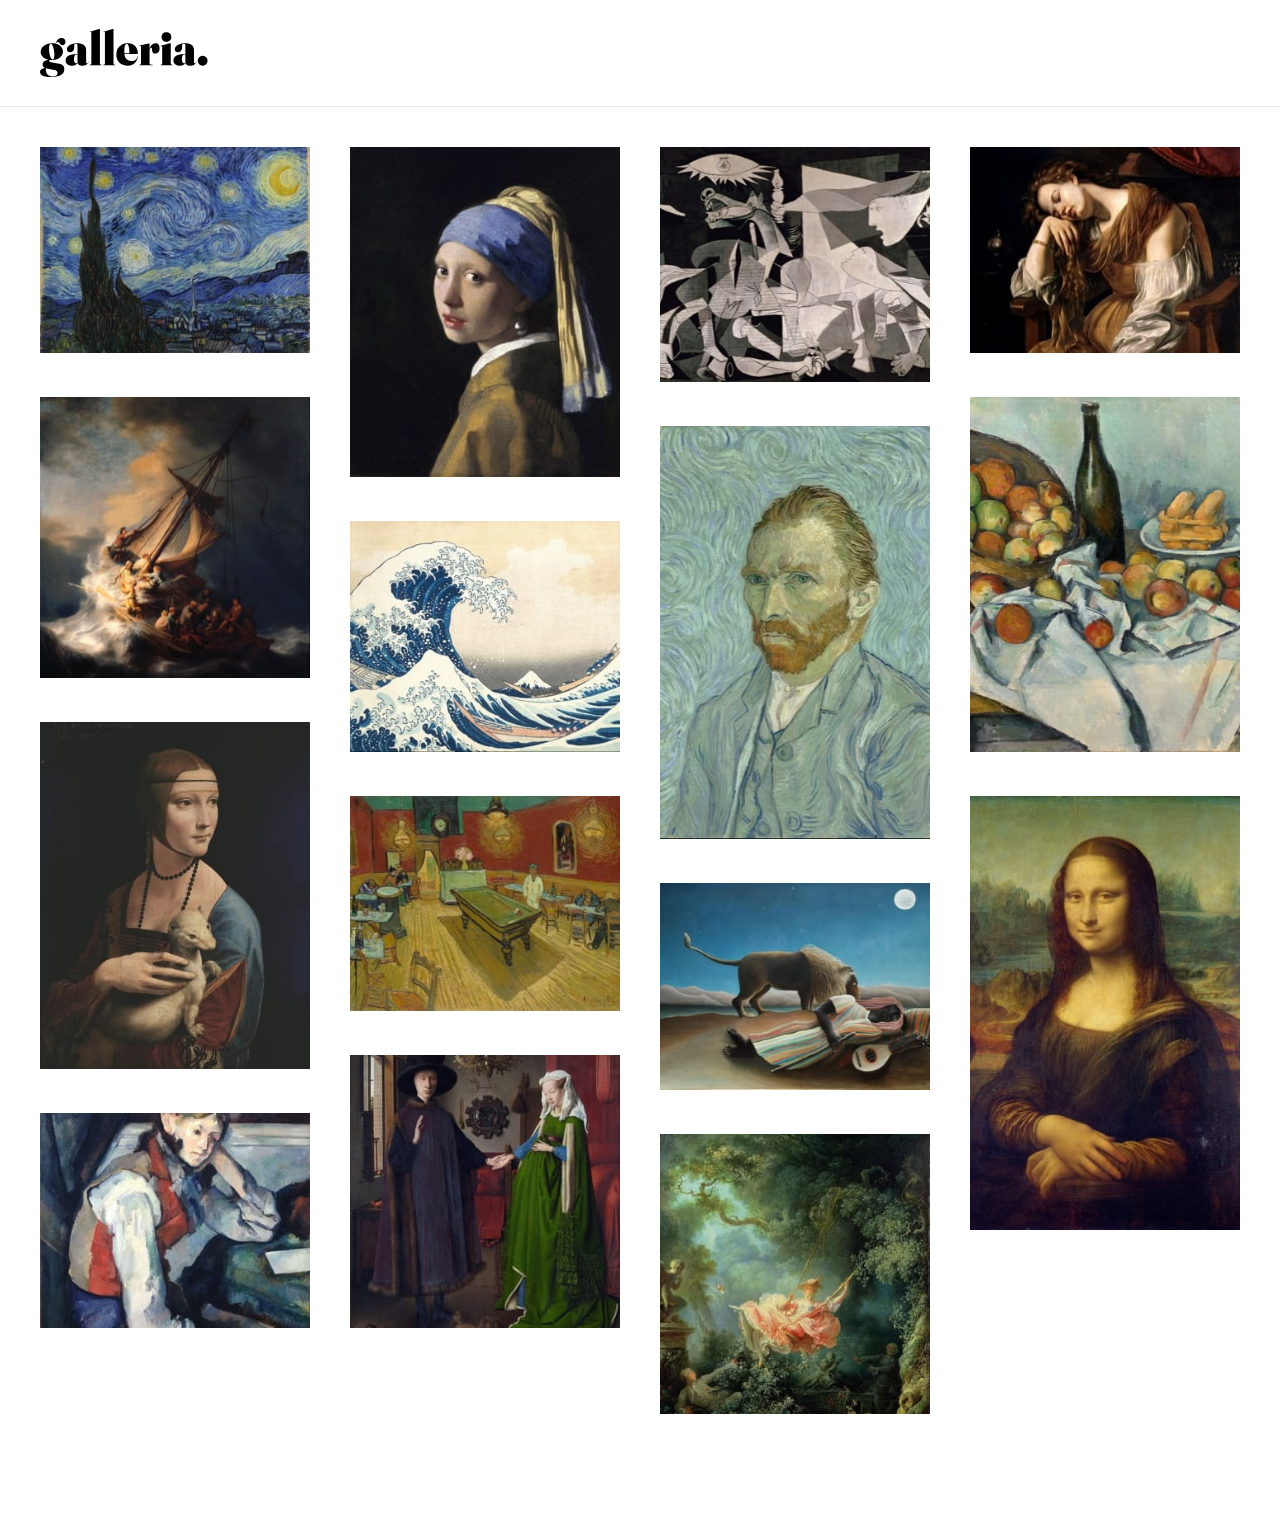
<file: index.html>
<!DOCTYPE html>
<html lang="en">

<head>
    <meta charset="UTF-8">
    <meta http-equiv="X-UA-Compatible" content="IE=edge">
    <meta name="viewport" content="width=device-width, initial-scale=1.0">
    <script src="js/app.js"></script>
    <link rel="stylesheet" type="text/css" href="style/style.css">
    <link rel="preconnect" href="https://fonts.googleapis.com">
    <link rel="preconnect" href="https://fonts.gstatic.com" crossorigin>
    <link href="https://fonts.googleapis.com/css2?family=Libre+Baskerville:wght@400;700&display=swap" rel="stylesheet">
    <title>Frontend Mentor | Galleria slideshow site</title>
</head>

<body>
    <div class="content">
        <header>
            <img src="assets/logo.svg" alt="Galleria">
            <!-- <div id="startstop">Start Slideshow</div>-->
        </header>
        <main>

            <div class="row">
                <div class="column col1"></div>
                <div class="column col2"></div>
                <div class="column col3"></div>
                <div class="column col4"></div>
            </div>

        </main>
    </div>
    <div class="footer">

    </div>

</body>

</html>
</file>
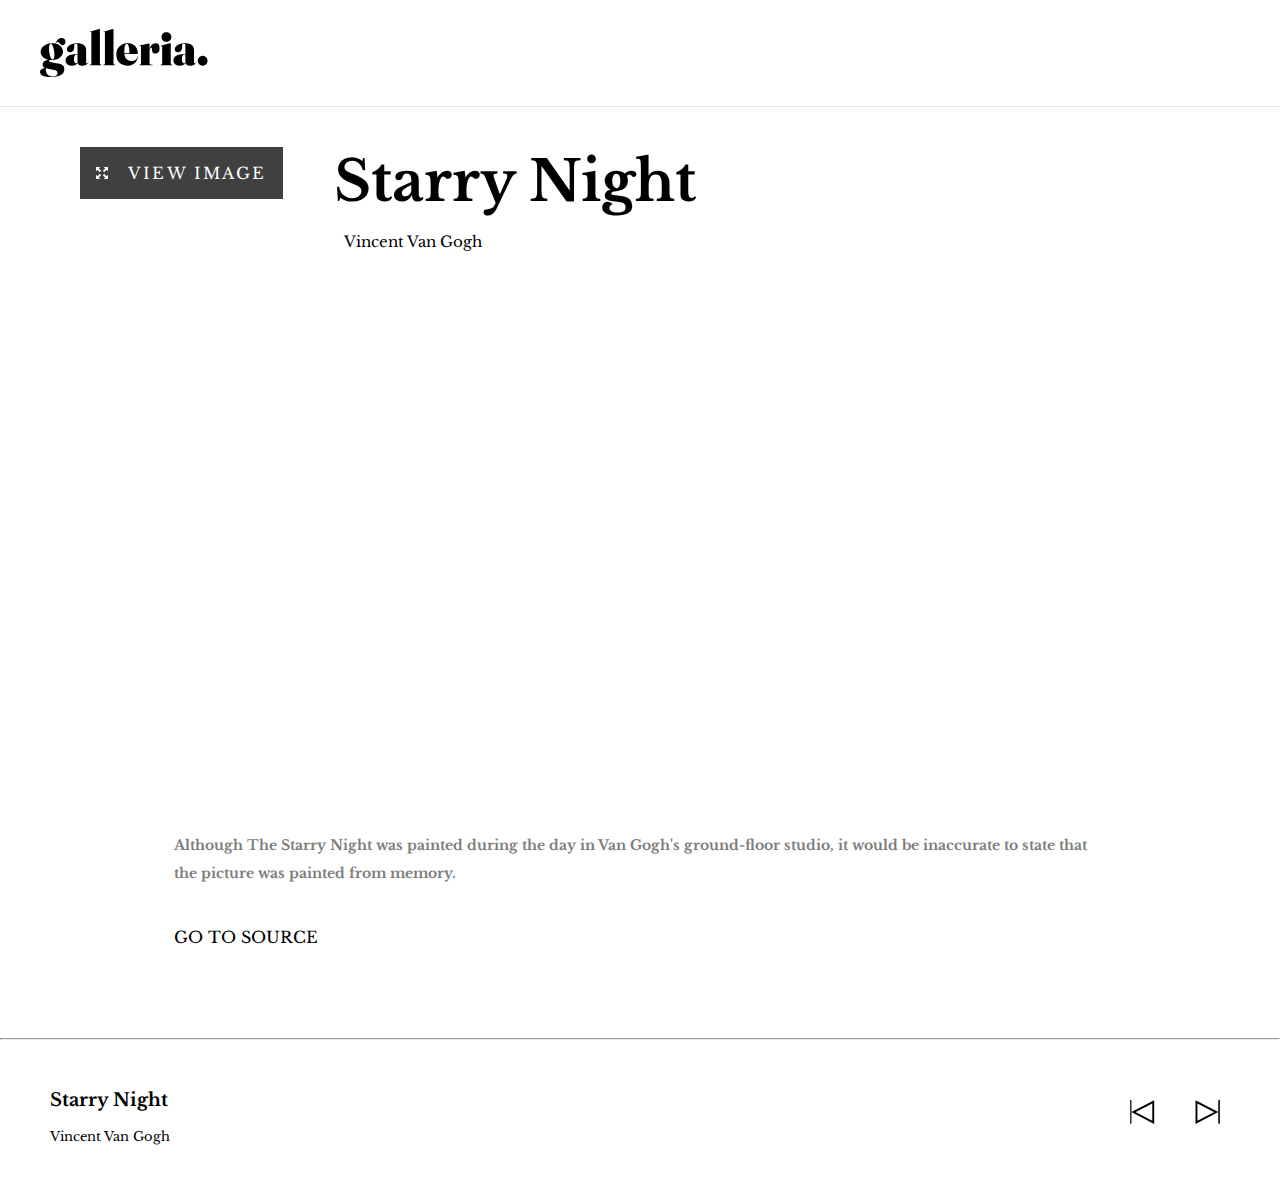
<file: slideshow.html>
<head>
    <meta charset="UTF-8">
    <meta http-equiv="X-UA-Compatible" content="IE=edge">
    <meta name="viewport" content="width=device-width, initial-scale=1.0">
    <script src="js/app2.js"></script>

    <link rel="stylesheet" type="text/css" href="style/style.css">
    <link rel="preconnect" href="https://fonts.googleapis.com">
    <link rel="preconnect" href="https://fonts.gstatic.com" crossorigin>
    <link href="https://fonts.googleapis.com/css2?family=Libre+Baskerville:wght@400;700&display=swap" rel="stylesheet">
    <title>Frontend Mentor | Galleria slideshow site</title>
</head>

<body>
    <div class="content">
        <header>
            <a href="index.html"><img src="assets/logo.svg" alt="Galleria"></a>
            <div id="startstop">
                <!--Start Slideshow-->
            </div>
        </header>
        <main class="slideshow">

            <div class="largeimage">
                <div class="name">
                    <div class="nameimage">Starry Night</div>
                    <div class="nameauthor">Vincent Van Gogh</div>
                </div>
                <div id="authorphoto"></div>
                <div class="view" onclick="imagemod()"><img src="assets/icon-view-image.svg" alt="View"> VIEW IMAGE</div>


            </div>
            <div class="textcol">
                <div id="year"></div>
                <div class="text">Although The Starry Night was painted during the day in Van Gogh's ground-floor studio, it would be inaccurate to state that the picture was painted from memory.</div>
                <div class="source">GO TO SOURCE</div>
            </div>
        </main>
    </div>
    <hr id="progress">
    <div class="footer">
        <div class="namefooter">
            <div class="nameimage">Starry Night</div>
            <div class="nameauthor">Vincent Van Gogh</div>
        </div>

        <div class="arrows">
            <div class="left"><img src="assets/icon-back-button.svg" alt="Back" onclick="plusSlides(-1)">
            </div>
            <div class="right"><img src="assets/icon-next-button.svg" alt="Next" onclick="plusSlides(1)">
            </div>
        </div>

        <div id="myModal" class="modal">
            <span class="close">&times;</span>
            <img class="modal-content" id="img01">

        </div>

</body>

</html>
</file>
<file: style/style.css>
* {
    margin: 0;
    padding: 0;
    box-sizing: border-box;
}

html,
body {
    height: 100%;
    font-family: 'Libre Baskerville', serif;
}

body {
    display: flex;
    flex-direction: column;
}

.content {
    flex: 1 0 auto;
}

header img {
    width: 168px;
    height: 48px;
}

#startstop {
    text-transform: uppercase;
    color: #7D7D7D;
    font-size: 12px;
    font-weight: 700;
    letter-spacing: 2.57px;
}

header {
    display: flex;
    flex-direction: row;
    justify-content: space-between;
    padding: 29px 40px;
    align-items: center;
    border-bottom: 1px solid #E5E5E5;
}

.row {
    display: flex;
    flex-wrap: wrap;
    padding: 20px;
}

.column {
    flex-basis: 25%;
    max-width: 25%;
}

.column img {
    padding: 20px;
    width: 100%;
    cursor: pointer;
    transition: opacity 1.5s;
}

.column img:hover {
    opacity: 0.5;
}

@media screen and (max-width: 800px) {
    .column {
        flex: 50%;
        max-width: 50%;
    }
}

@media screen and (max-width: 600px) {
    .column {
        flex: 100%;
        max-width: 100%;
    }
}

.largeimage {
    background-repeat: no-repeat;
    background-position: top;
    background-size: 100%;
    padding-top: 86%;
    position: relative;
}

.slideshow {
    padding: 24px;
    display: flex;
    flex-direction: column;
}

.name {
    background-color: white;
    padding: 24px;
    position: absolute;
    bottom: -20px;
    left: -1px;
}

#authorphoto {
    position: absolute;
    left: 0;
    bottom: -150px;
}

#year {
    position: absolute;
    left: 150px;
    top: 50px;
    font-size: 75px;
    color: #F3F3F3;
    font-weight: 700;
}

.nameimage {
    color: #000000;
    font-size: 24px;
    line-height: 29px;
    font-weight: bold;
}

.nameauthor {
    font-size: 15px;
    font-weight: 400;
    margin-top: 8px;
}

.text {
    padding-top: 180px;
    font-size: 14px;
    font-weight: 700;
    color: #7D7D7D;
    line-height: 28px;
}

.view {
    position: absolute;
    top: 16px;
    left: 16px;
    background-color: rgba(0%, 0%, 0%, 0.75);
    padding: 16px;
    color: white;
    letter-spacing: 2.14px;
    text-transform: uppercase;
}

.view img {
    height: 12px;
    width: 12px;
    margin-right: 14px;
}

.source a {
    color: #7D7D7D;
    font-size: 9px;
    letter-spacing: 1.93px;
    text-transform: uppercase;
}

.source {
    margin-top: 40px;
    margin-bottom: 67px;
}

.footer {
    text-align: left;
    display: flex;
    flex-direction: row;
    justify-content: space-between;
    flex-shrink: 0;
    padding: 40px;
}

.footer a {
    text-decoration: none;
    color: cornflowerblue;
}

.footer img {
    width: 17px;
    height: 16px;
    margin: 20px;
}

.arrows {
    display: flex;
    flex-direction: row;
}

.namefooter>.nameimage {
    font-size: 14px;
    font-weight: 700;
}

.namefooter>.nameauthor {
    font-size: 10px;
}

#progress {
    background-color: black;
    width: 100%;
}

.left img,
.right img {
    cursor: pointer;
}

.textcol {
    position: relative;
}

#img01 {
    margin: auto;
    width: 300px;
    height: auto;
}


/*-----------------------------------Tablet----------------------------------------------------------------------------------*/

@media screen and (min-width: 760px) {
    .largeimage {
        padding-top: 0;
        margin-left: 40px;
        width: 475px;
        height: 560px;
        background-size: cover;
    }
    .name {
        width: 445px;
        top: -1px;
        left: 250px;
        height: 300px;
        padding: 10px;
        overflow: visible;
    }
    #authorphoto {
        top: 250px;
        left: 500px;
    }
    #year {
        position: absolute;
        left: 200px;
        top: 0;
        font-size: 200px;
        opacity: 0.7;
        z-index: -1;
    }
    .nameimage {
        font-size: 56px;
        line-height: 64px;
        padding: 10px;
    }
    .nameauthor {
        font-size: 15px;
        padding-left: 20px;
    }
    .text {
        padding-top: 140px;
        padding-left: 150px;
        padding-right: 150px;
    }
    .footer {
        text-align: left;
        display: flex;
        flex-direction: row;
        justify-content: space-between;
        flex-shrink: 0;
        padding: 40px;
    }
    .footer a {
        text-decoration: none;
        color: cornflowerblue;
    }
    .footer img {
        width: 25px;
        height: 24px;
        margin: 20px;
    }
    .namefooter>.nameimage {
        font-size: 18px;
        font-weight: 700;
        line-height: 20px;
    }
    .namefooter>.nameauthor {
        font-size: 13px;
        padding-left: 10px;
    }
    .source {
        margin-left: 150px;
    }
    #img01 {
        width: 500px;
    }
}


/*-----------------------------------Desktop----------------------------------------------------------------------------------*/

@media screen and (min-width: 1400px) {
    header img {
        margin-left: 30px;
    }
    .slideshow {
        flex-direction: row;
        justify-content: space-between;
    }
    .largeimage {
        padding-top: 0;
        margin-left: 40px;
        width: 475px;
        height: 560px;
    }
    .textcol {
        flex-basis: 50%;
        position: relative;
    }
    .name {
        width: 445px;
        top: -2px;
        left: 350px;
    }
    #authorphoto {
        top: 250px;
        left: 500px;
    }
    #year {
        position: absolute;
        right: 0;
        top: 0;
        font-size: 200px;
        opacity: 0.7;
        z-index: -1;
    }
    .nameimage {
        font-size: 56px;
        line-height: 64px;
    }
    .nameauthor {
        font-size: 15px;
    }
    .text {
        padding-top: 115px;
        padding-left: 150px;
        padding-right: 150px;
    }
    .footer {
        text-align: left;
        display: flex;
        flex-direction: row;
        justify-content: space-between;
        flex-shrink: 0;
        padding: 40px;
    }
    .footer a {
        text-decoration: none;
        color: cornflowerblue;
    }
    .footer img {
        width: 25px;
        height: 24px;
        margin: 20px;
    }
    .namefooter>.nameimage {
        font-size: 18px;
        font-weight: 700;
        line-height: 20px;
    }
    .namefooter>.nameauthor {
        font-size: 13px;
        padding-left: 10px;
    }
    .source {
        margin-left: 150px;
    }
    #img01 {
        margin: auto;
        width: 700px;
        height: auto;
    }
}

.modal {
    display: none;
    /* Hidden by default */
    position: fixed;
    /* Stay in place */
    z-index: 1;
    /* Sit on top */
    padding-top: 100px;
    /* Location of the box */
    left: 0;
    top: 0;
    width: 100%;
    /* Full width */
    height: 100%;
    /* Full height */
    overflow: auto;
    /* Enable scroll if needed */
    background-color: rgb(0, 0, 0);
    /* Fallback color */
    background-color: rgba(0, 0, 0, 0.9);
    /* Black w/ opacity */
}

.close {
    position: absolute;
    top: 15px;
    right: 35px;
    color: #f1f1f1;
    font-size: 40px;
    font-weight: bold;
    transition: 0.3s;
    cursor: pointer;
}

.modal-content {
    margin: auto;
    display: block;
    width: 700px;
    height: 700px;
}

.view {
    cursor: pointer;
}
</file>
